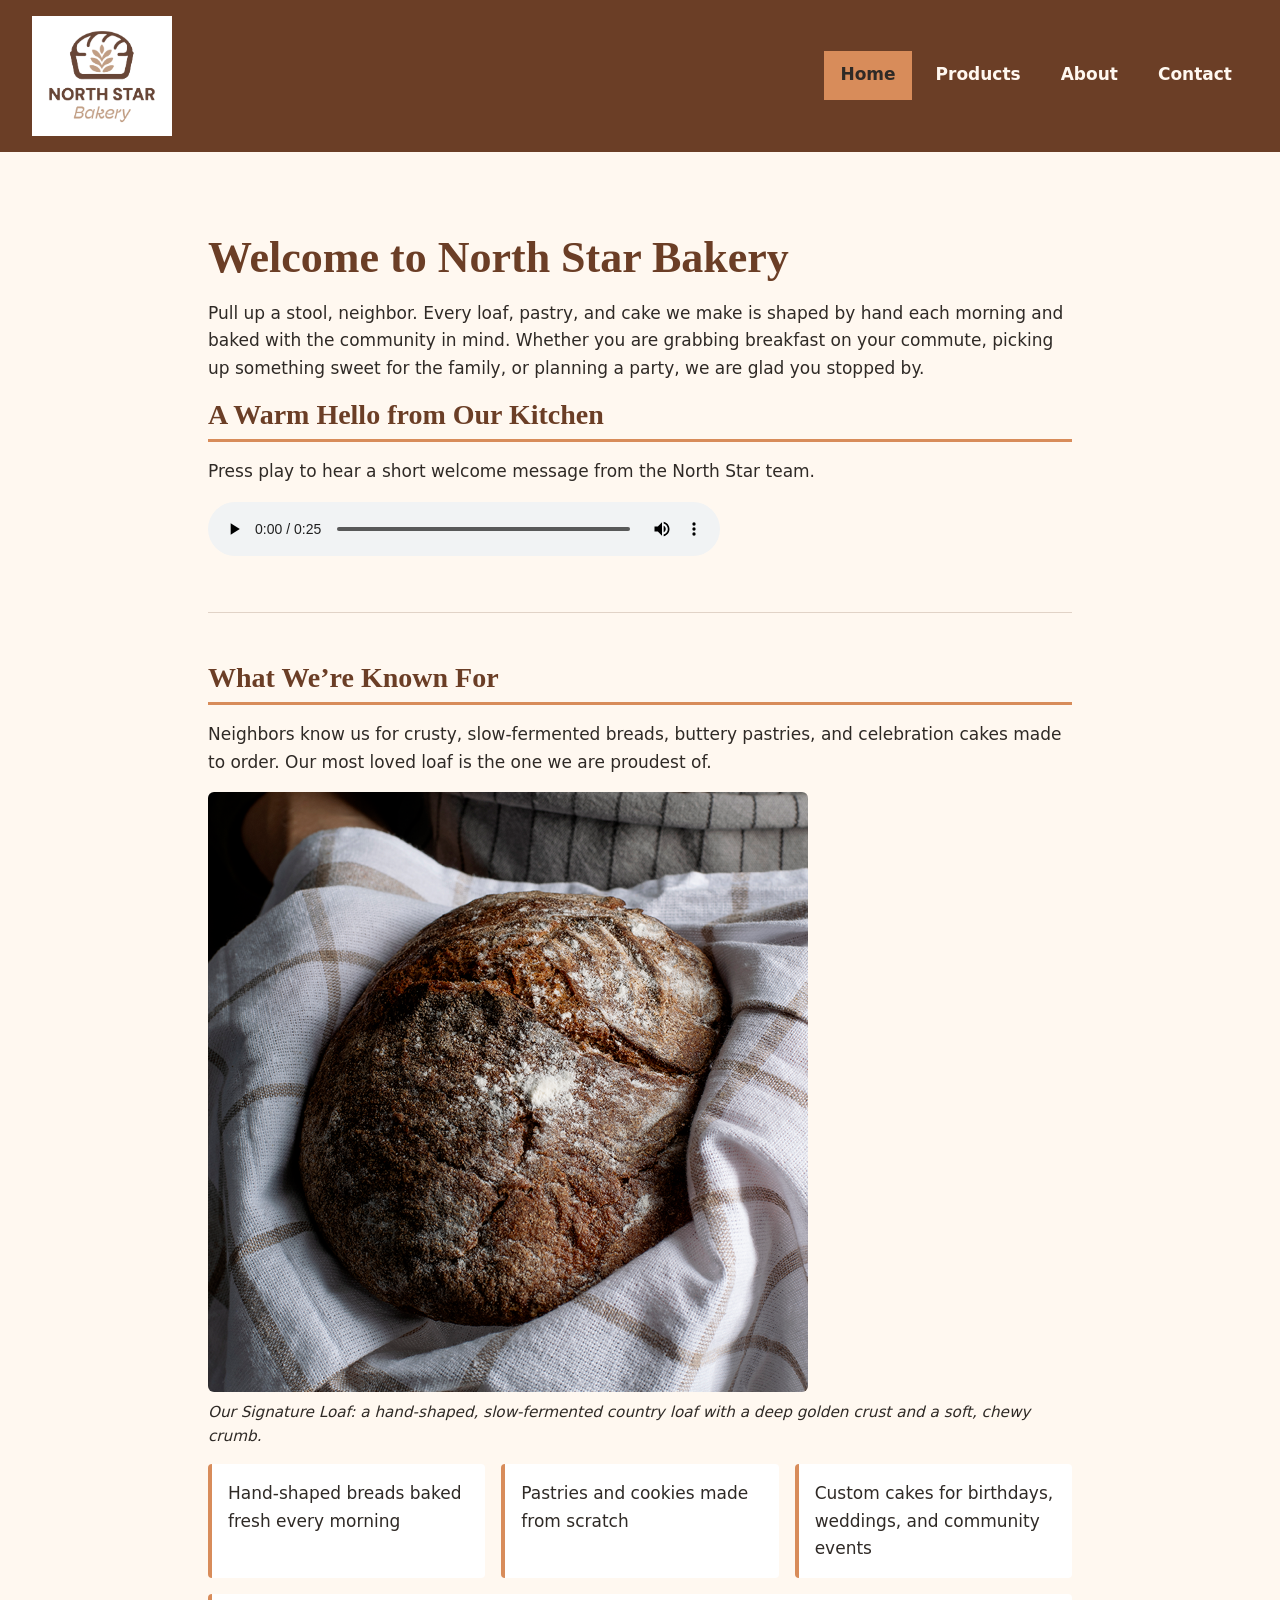
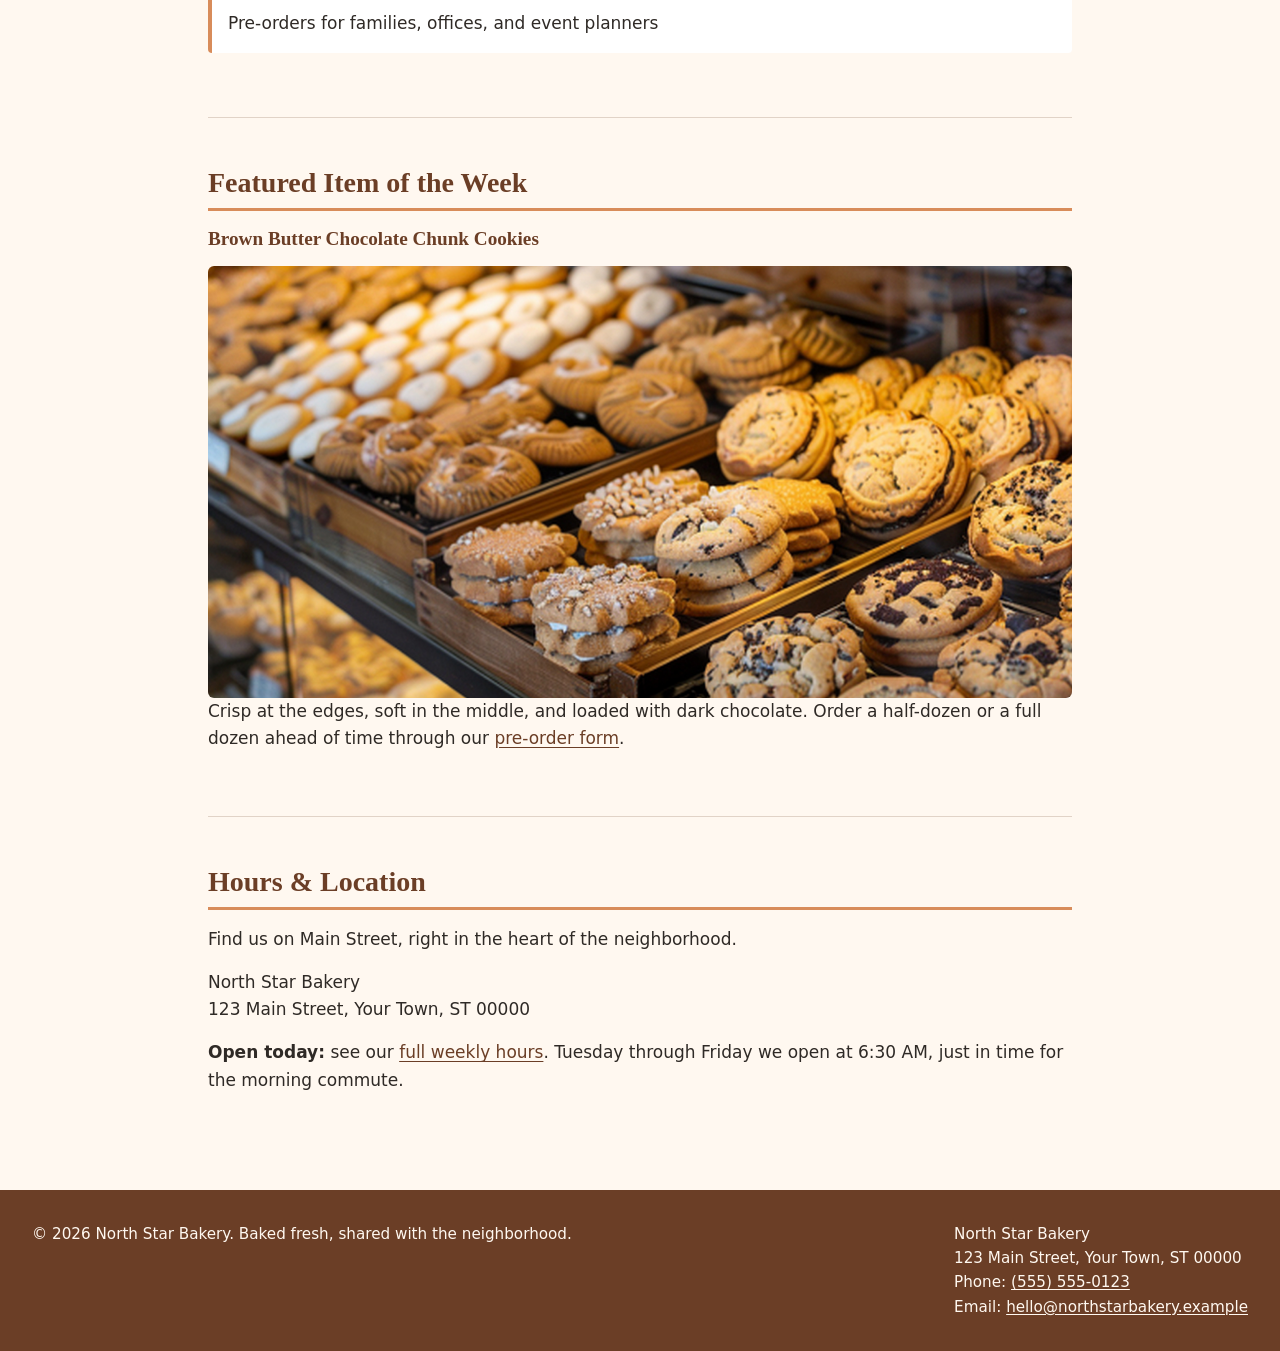
<file: index.html>
<!DOCTYPE html>
<html lang="en">
<head>
  <meta charset="UTF-8">
  <meta name="viewport" content="width=device-width, initial-scale=1.0">
  <meta name="description" content="North Star Bakery is a neighborhood bakery serving handmade breads, pastries, and cakes. Pre-order for your family or event.">
  <title>Home | North Star Bakery</title>
<link rel="stylesheet" href="style.css">
</head>
<body>

  <header>
    <a href="index.html">
      <img src="images/bakery-logo_c.png" alt="North Star Bakery logo: a loaf of bread with a wheat sprig inside" width="167" height="143">
    </a>
    <nav aria-label="Main navigation">
      <ul>
        <li><a href="index.html" aria-current="page">Home</a></li>
        <li><a href="products.html">Products</a></li>
        <li><a href="about.html">About</a></li>
        <li><a href="contact.html">Contact</a></li>
      </ul>
    </nav>
  </header>

  <main>
    <section aria-labelledby="welcome-heading">
      <h1 id="welcome-heading">Welcome to North Star Bakery</h1>
      <p>Pull up a stool, neighbor. Every loaf, pastry, and cake we make is shaped by hand each morning and baked with the community in mind. Whether you are grabbing breakfast on your commute, picking up something sweet for the family, or planning a party, we are glad you stopped by.</p>

      <h2>A Warm Hello from Our Kitchen</h2>
      <p>Press play to hear a short welcome message from the North Star team.</p>
      <audio controls preload="metadata">
        <source src="media/bakery-welcome_c.mp3" type="audio/mpeg">
        <p>Your browser does not support the audio element. You can <a href="media/bakery-welcome_c.mp3">download the welcome message (MP3)</a> instead.</p>
      </audio>
    </section>

    <section aria-labelledby="known-for-heading">
      <h2 id="known-for-heading">What We&rsquo;re Known For</h2>
      <p>Neighbors know us for crusty, slow-fermented breads, buttery pastries, and celebration cakes made to order. Our most loved loaf is the one we are proudest of.</p>

      <figure>
        <img src="images/bakery-signature-loaf_c.png" alt="A round, dark-crusted artisan loaf dusted with flour, resting in a white and tan checked kitchen towel" width="600" height="600">
        <figcaption>Our Signature Loaf: a hand-shaped, slow-fermented country loaf with a deep golden crust and a soft, chewy crumb.</figcaption>
      </figure>

      <ul>
        <li>Hand-shaped breads baked fresh every morning</li>
        <li>Pastries and cookies made from scratch</li>
        <li>Custom cakes for birthdays, weddings, and community events</li>
        <li>Pre-orders for families, offices, and event planners</li>
      </ul>
    </section>

    <section aria-labelledby="featured-heading">
      <h2 id="featured-heading">Featured Item of the Week</h2>
      <h3>Brown Butter Chocolate Chunk Cookies</h3>
      <picture>
        <source media="(min-width: 800px)" srcset="images/bakery-feature-large_c.png" width="1200" height="600">
        <img src="images/bakery-feature-small_c.png" alt="A bakery display case filled with trays of chocolate chunk cookies, sugar-topped pastries, and glazed buns" width="600" height="600">
      </picture>
      <p>Crisp at the edges, soft in the middle, and loaded with dark chocolate. Order a half-dozen or a full dozen ahead of time through our <a href="contact.html">pre-order form</a>.</p>
    </section>

    <section aria-labelledby="visit-heading">
      <h2 id="visit-heading">Hours &amp; Location</h2>
      <p>Find us on Main Street, right in the heart of the neighborhood.</p>
      <address>
        North Star Bakery<br>
        123 Main Street, Your Town, ST 00000
      </address>
      <p><strong>Open today:</strong> see our <a href="contact.html#hours-heading">full weekly hours</a>. Tuesday through Friday we open at 6:30 AM, just in time for the morning commute.</p>
    </section>
  </main>

  <footer>
    <p>&copy; 2026 North Star Bakery. Baked fresh, shared with the neighborhood.</p>
    <address>
      North Star Bakery<br>
      123 Main Street, Your Town, ST 00000<br>
      Phone: <a href="tel:+15555550123">(555) 555-0123</a><br>
      Email: <a href="mailto:hello@northstarbakery.example">hello@northstarbakery.example</a>
    </address>
  </footer>

</body>
</html>
</file>
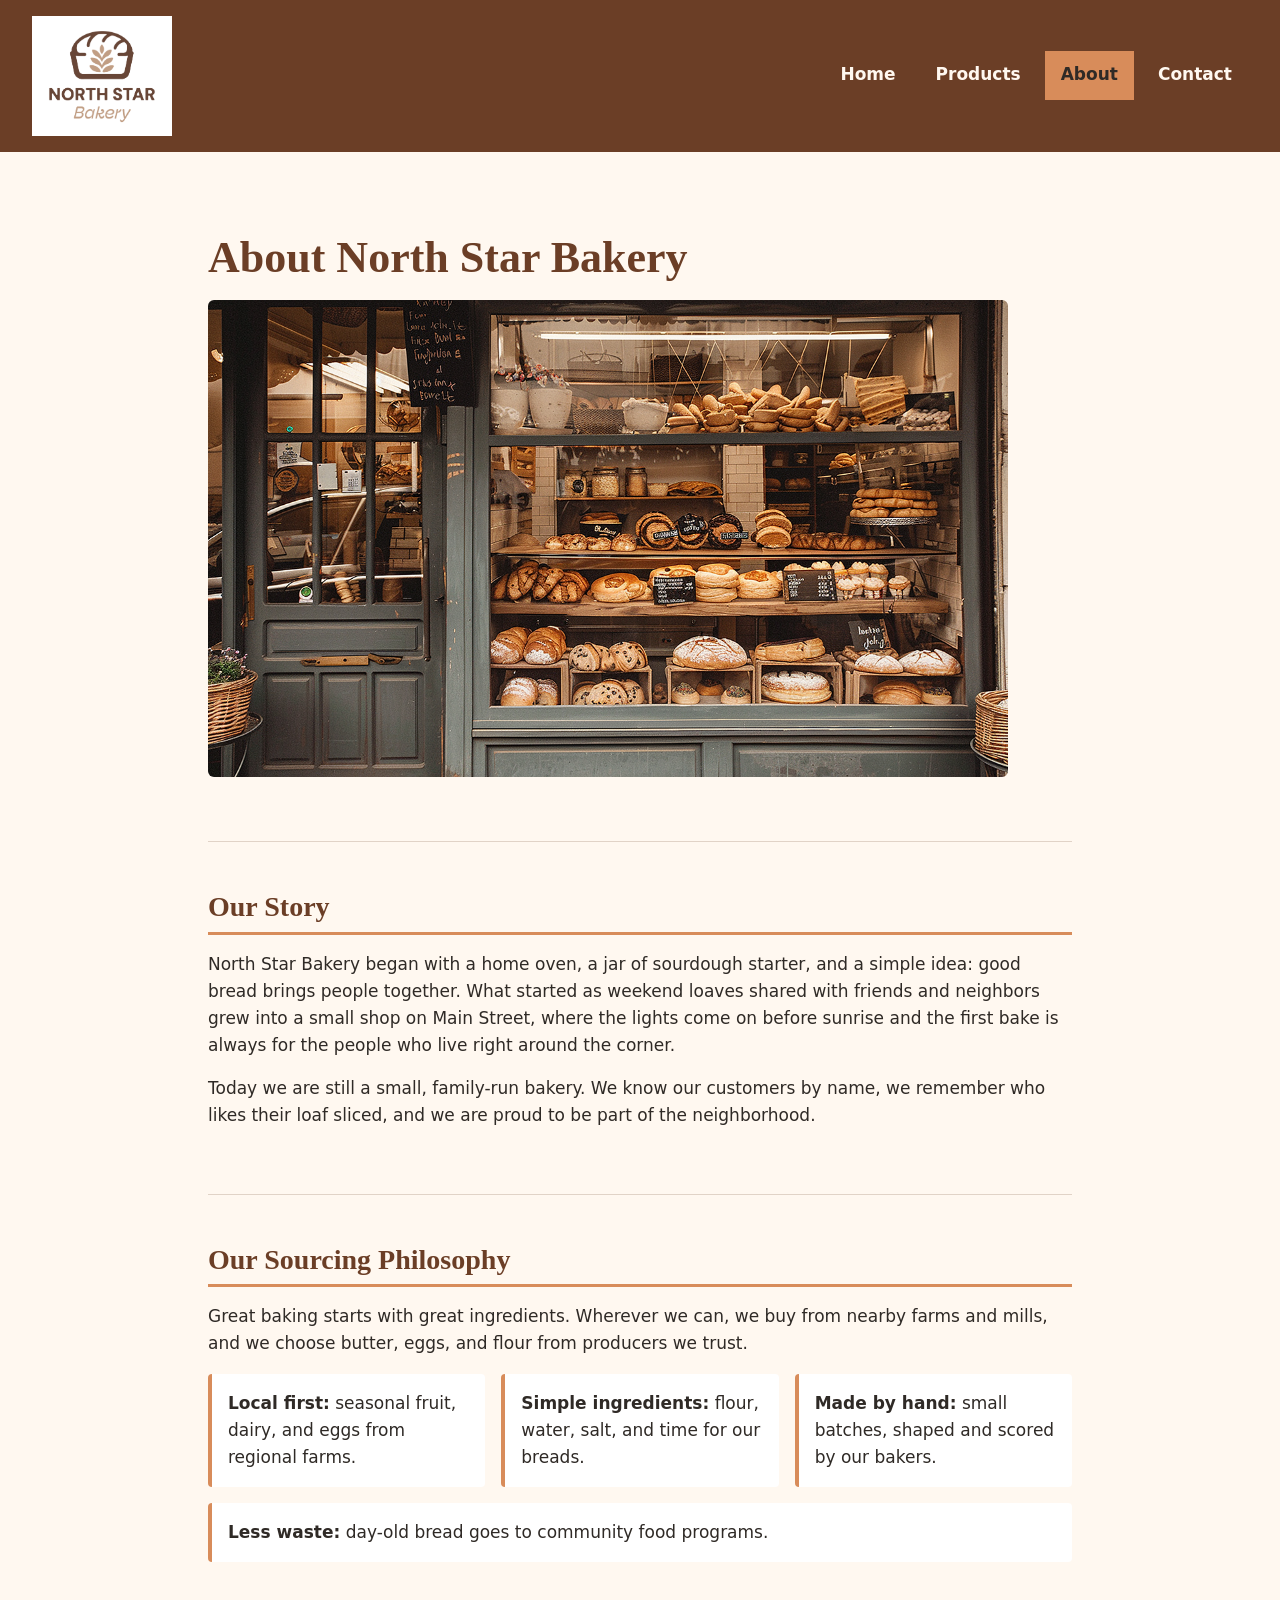
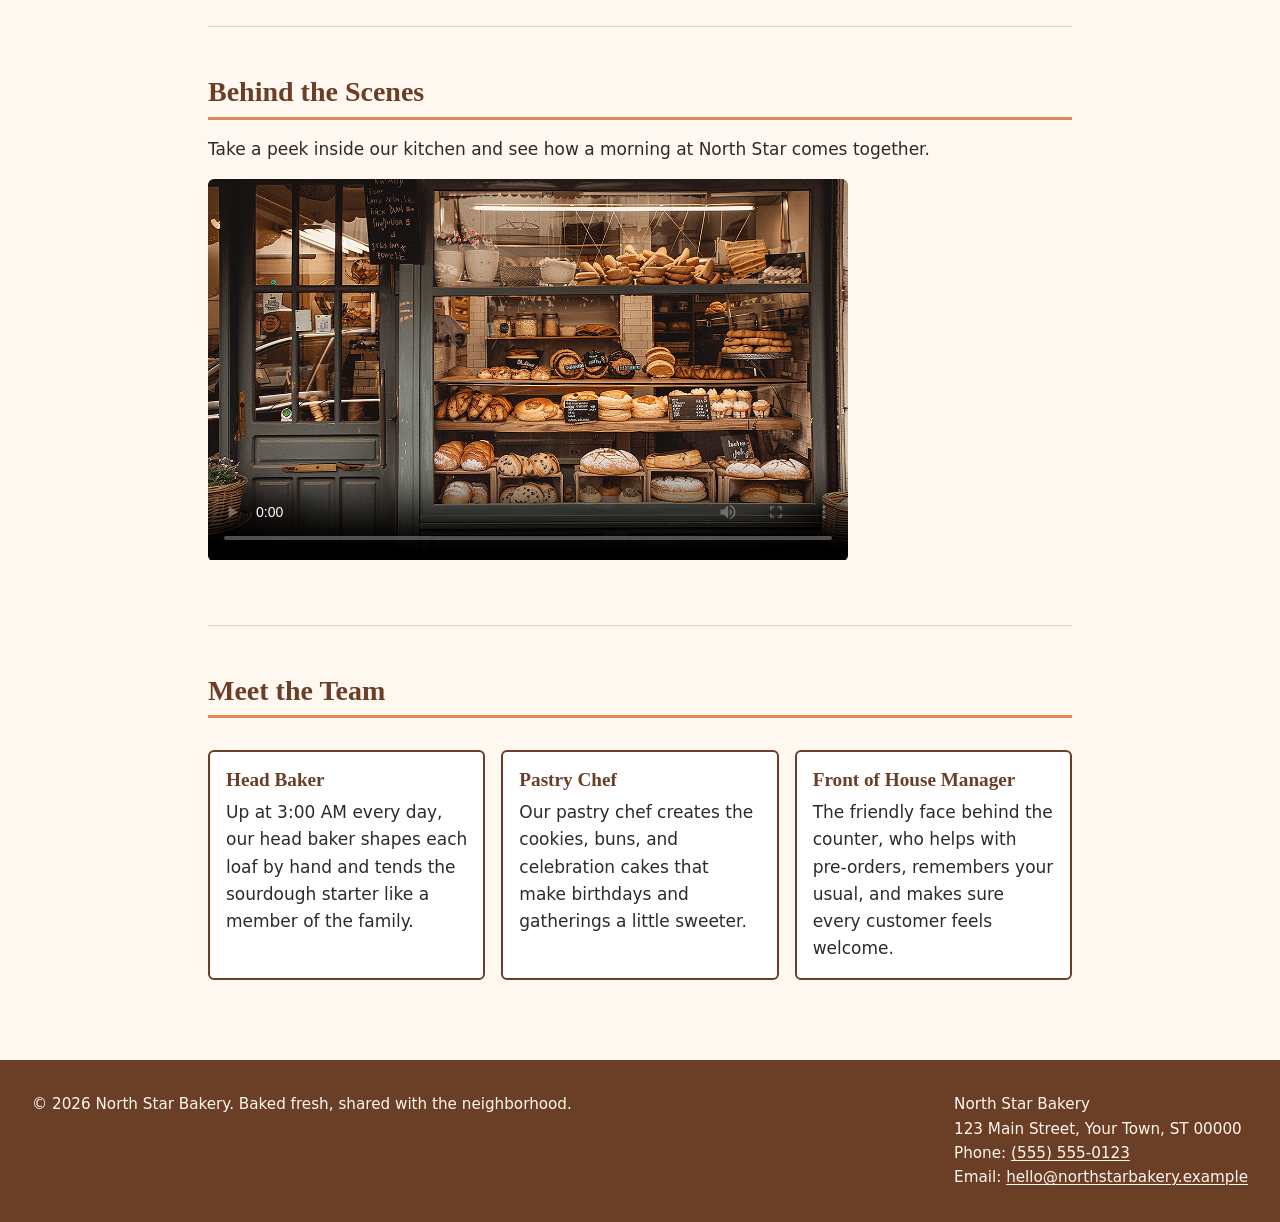
<file: about.html>
<!DOCTYPE html>
<html lang="en">
<head>
  <meta charset="UTF-8">
  <meta name="viewport" content="width=device-width, initial-scale=1.0">
  <meta name="description" content="Learn the story of North Star Bakery, our sourcing philosophy, and the people who bake for the neighborhood.">
  <title>About | North Star Bakery</title>
<link rel="stylesheet" href="style.css">
</head>
<body>

  <header>
    <a href="index.html">
      <img src="images/bakery-logo_c.png" alt="North Star Bakery logo: a loaf of bread with a wheat sprig inside" width="167" height="143">
    </a>
    <nav aria-label="Main navigation">
      <ul>
        <li><a href="index.html">Home</a></li>
        <li><a href="products.html">Products</a></li>
        <li><a href="about.html" aria-current="page">About</a></li>
        <li><a href="contact.html">Contact</a></li>
      </ul>
    </nav>
  </header>

  <main>
    <section aria-labelledby="about-heading">
      <h1 id="about-heading">About North Star Bakery</h1>
      <img src="images/bakery-storefront_c.png" alt="The North Star Bakery storefront with a gray-green door and a large window full of breads, rolls, and pastries on wooden shelves" width="800" height="477">
    </section>

    <section aria-labelledby="story-heading">
      <h2 id="story-heading">Our Story</h2>
      <p>North Star Bakery began with a home oven, a jar of sourdough starter, and a simple idea: good bread brings people together. What started as weekend loaves shared with friends and neighbors grew into a small shop on Main Street, where the lights come on before sunrise and the first bake is always for the people who live right around the corner.</p>
      <p>Today we are still a small, family-run bakery. We know our customers by name, we remember who likes their loaf sliced, and we are proud to be part of the neighborhood.</p>
    </section>

    <section aria-labelledby="sourcing-heading">
      <h2 id="sourcing-heading">Our Sourcing Philosophy</h2>
      <p>Great baking starts with great ingredients. Wherever we can, we buy from nearby farms and mills, and we choose butter, eggs, and flour from producers we trust.</p>
      <ul>
        <li><strong>Local first:</strong> seasonal fruit, dairy, and eggs from regional farms.</li>
        <li><strong>Simple ingredients:</strong> flour, water, salt, and time for our breads.</li>
        <li><strong>Made by hand:</strong> small batches, shaped and scored by our bakers.</li>
        <li><strong>Less waste:</strong> day-old bread goes to community food programs.</li>
      </ul>
    </section>

    <section aria-labelledby="behind-heading">
      <h2 id="behind-heading">Behind the Scenes</h2>
      <p>Take a peek inside our kitchen and see how a morning at North Star comes together.</p>
      <video controls preload="metadata" width="640" poster="images/bakery-storefront_c.png">
        <source src="media/bakery-behind-scenes_c.mp4" type="video/mp4">
        <p>Your browser does not support the video element. You can <a href="media/bakery-behind-scenes_c.mp4">download the behind-the-scenes video (MP4)</a> instead.</p>
      </video>
    </section>

    <section aria-labelledby="staff-heading">
      <h2 id="staff-heading">Meet the Team</h2>
      <article>
        <h3>Head Baker</h3>
        <p>Up at 3:00 AM every day, our head baker shapes each loaf by hand and tends the sourdough starter like a member of the family.</p>
      </article>
      <article>
        <h3>Pastry Chef</h3>
        <p>Our pastry chef creates the cookies, buns, and celebration cakes that make birthdays and gatherings a little sweeter.</p>
      </article>
      <article>
        <h3>Front of House Manager</h3>
        <p>The friendly face behind the counter, who helps with pre-orders, remembers your usual, and makes sure every customer feels welcome.</p>
      </article>
    </section>
  </main>

  <footer>
    <p>&copy; 2026 North Star Bakery. Baked fresh, shared with the neighborhood.</p>
    <address>
      North Star Bakery<br>
      123 Main Street, Your Town, ST 00000<br>
      Phone: <a href="tel:+15555550123">(555) 555-0123</a><br>
      Email: <a href="mailto:hello@northstarbakery.example">hello@northstarbakery.example</a>
    </address>
  </footer>

</body>
</html>
</file>
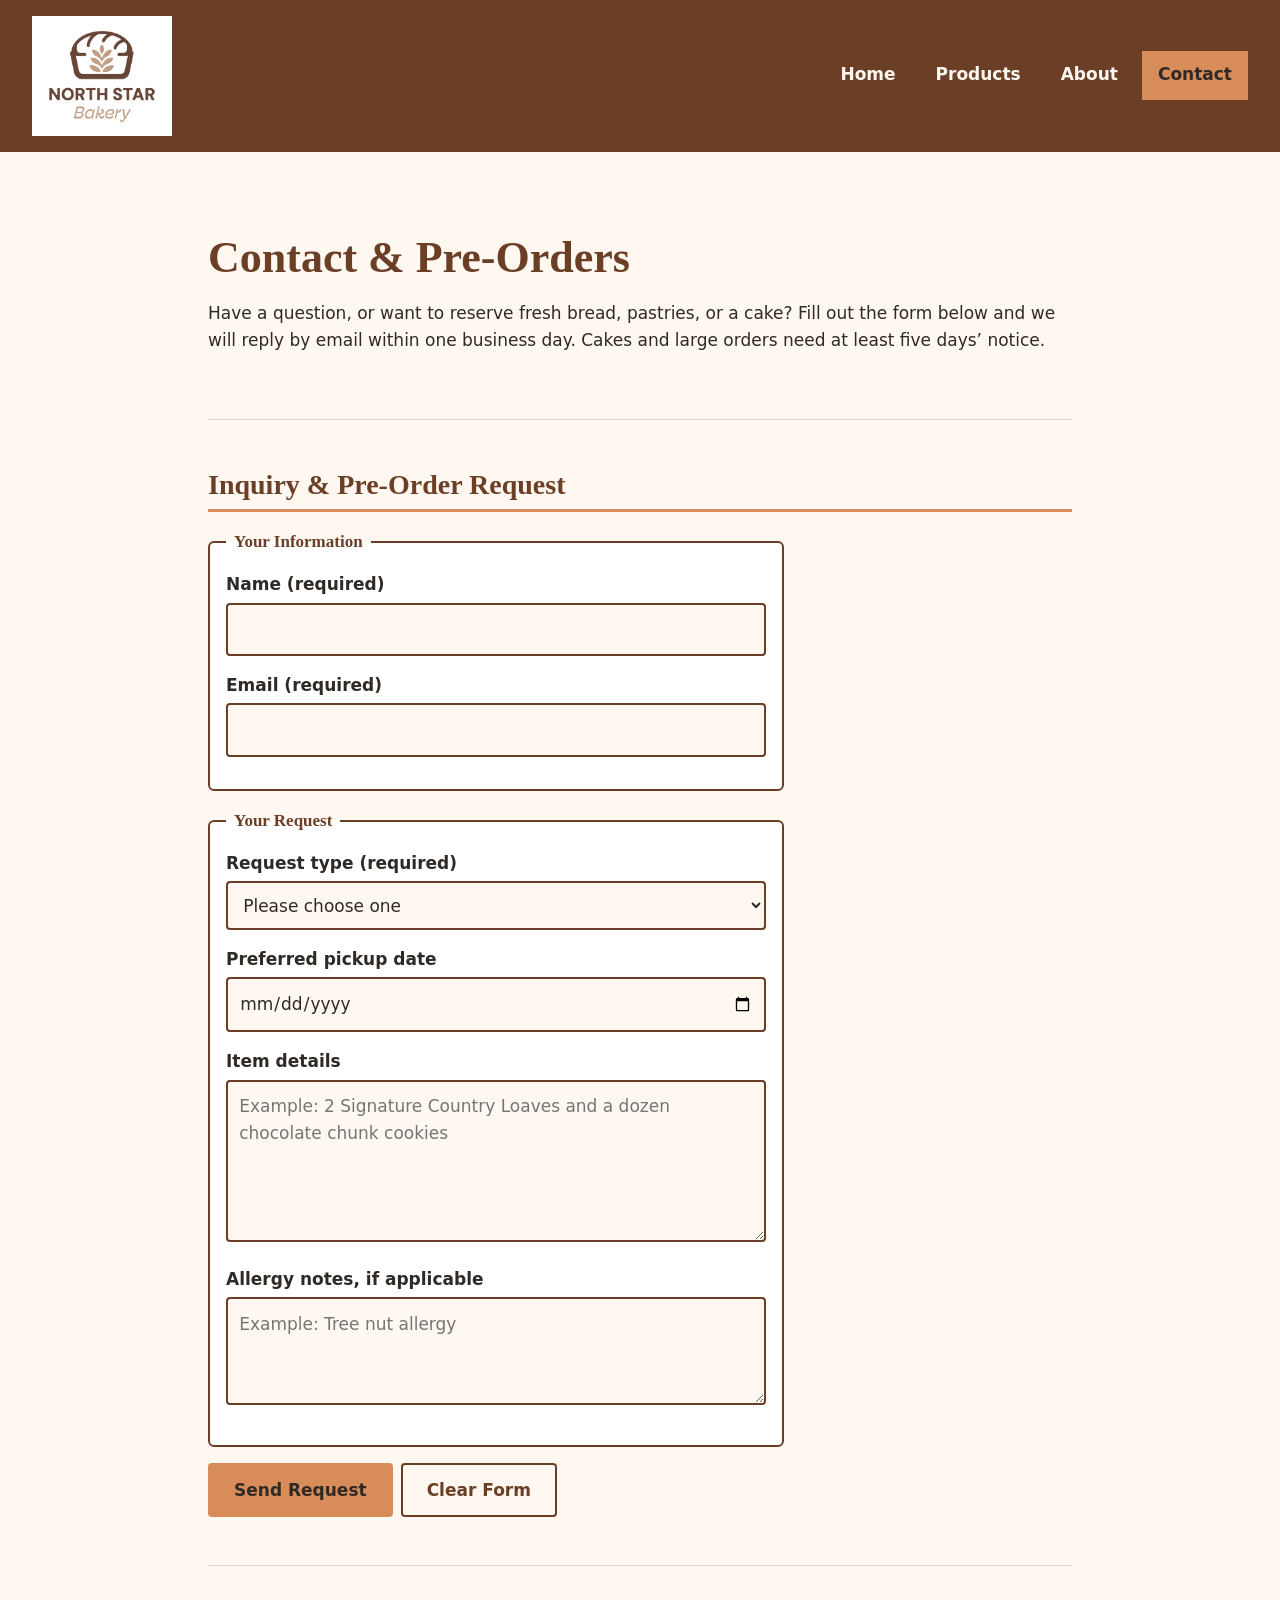
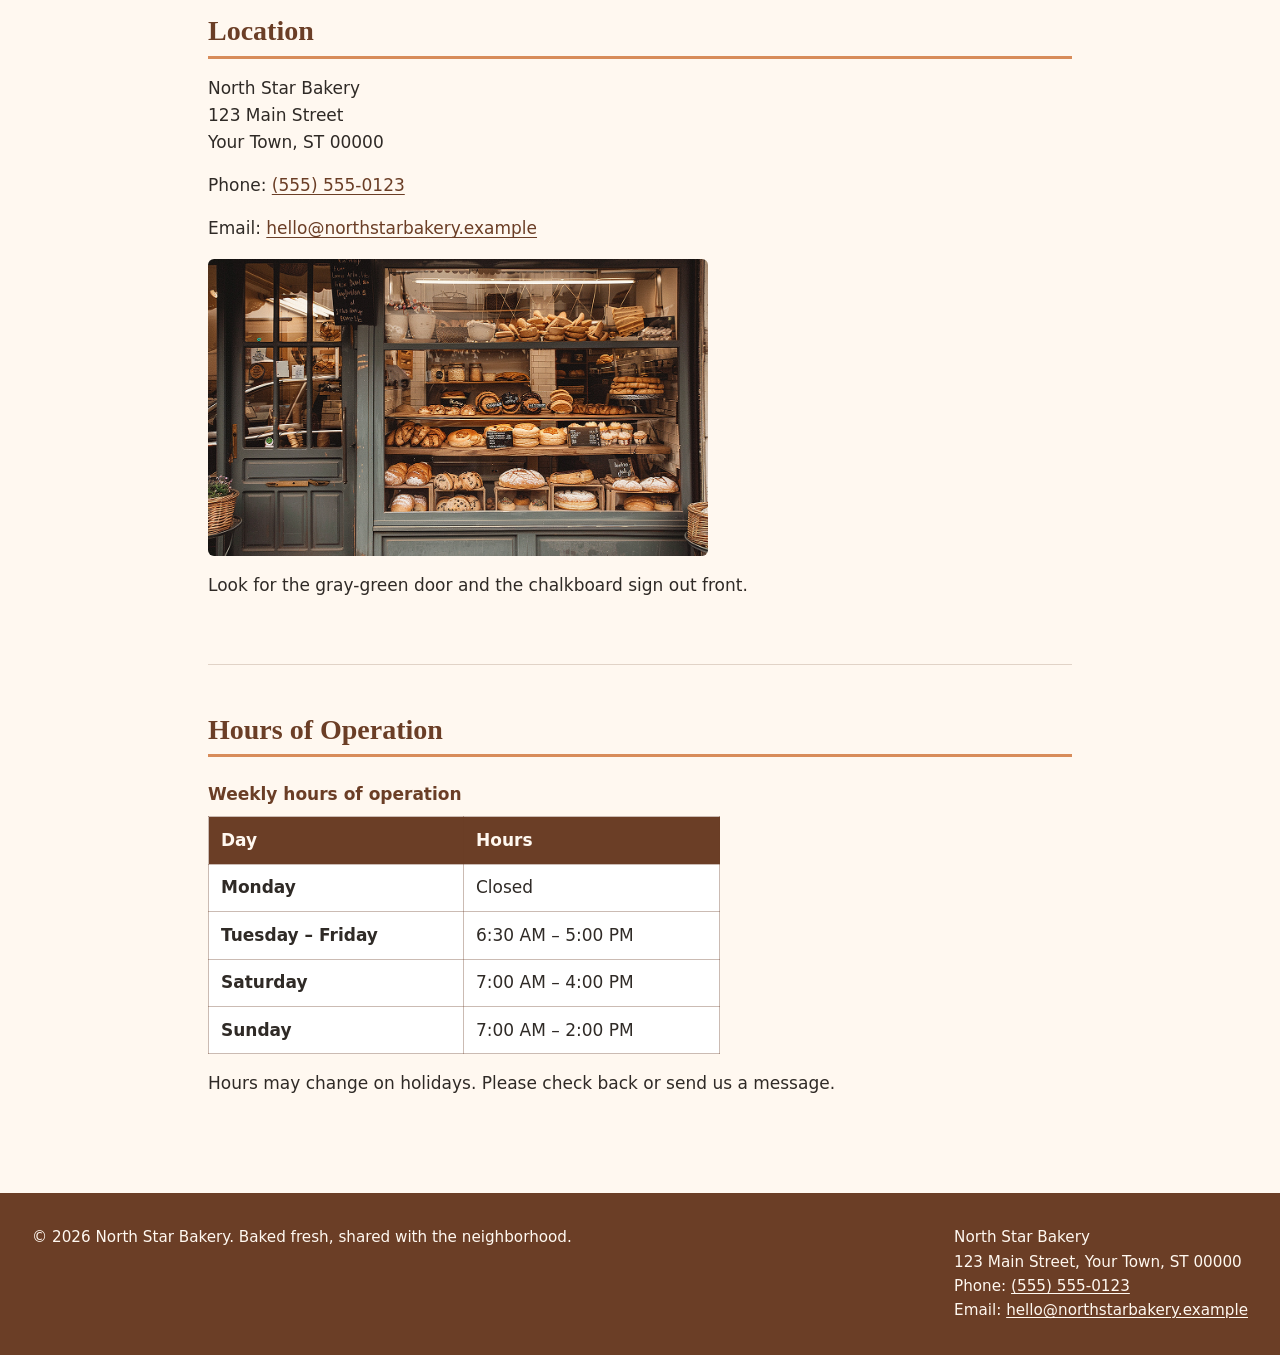
<file: contact.html>
<!DOCTYPE html>
<html lang="en">
<head>
  <meta charset="UTF-8">
  <meta name="viewport" content="width=device-width, initial-scale=1.0">
  <meta name="description" content="Send a pre-order request or question to North Star Bakery. Find our location and hours.">
  <title>Contact & Pre-Orders | North Star Bakery</title>
  <link rel="stylesheet" href="style.css">
</head>
<body>

  <header>
    <a href="index.html">
      <img src="images/bakery-logo_c.png" alt="North Star Bakery logo: a loaf of bread with a wheat sprig inside" width="167" height="143">
    </a>
    <nav aria-label="Main navigation">
      <ul>
        <li><a href="index.html">Home</a></li>
        <li><a href="products.html">Products</a></li>
        <li><a href="about.html">About</a></li>
        <li><a href="contact.html" aria-current="page">Contact</a></li>
      </ul>
    </nav>
  </header>

  <main>
    <section aria-labelledby="contact-heading">
      <h1 id="contact-heading">Contact &amp; Pre-Orders</h1>
      <p>Have a question, or want to reserve fresh bread, pastries, or a cake? Fill out the form below and we will reply by email within one business day. Cakes and large orders need at least five days&rsquo; notice.</p>
    </section>

    <section aria-labelledby="form-heading">
      <h2 id="form-heading">Inquiry &amp; Pre-Order Request</h2>
      <form action="#" method="post">

        <fieldset>
          <legend>Your Information</legend>
          <p>
            <label for="name">Name (required)</label><br>
            <input type="text" id="name" name="name" autocomplete="name" required>
          </p>
          <p>
            <label for="email">Email (required)</label><br>
            <input type="email" id="email" name="email" autocomplete="email" required>
          </p>
        </fieldset>

        <fieldset>
          <legend>Your Request</legend>
          <p>
            <label for="request-type">Request type (required)</label><br>
            <select id="request-type" name="request_type" required>
              <option value="">Please choose one</option>
              <option value="pre-order">Pre-order</option>
              <option value="cake-order">Custom cake order</option>
              <option value="event-catering">Event or catering inquiry</option>
              <option value="general-question">General question</option>
            </select>
          </p>
          <p>
            <label for="pickup-date">Preferred pickup date</label><br>
            <input type="date" id="pickup-date" name="pickup_date">
          </p>
          <p>
            <label for="item-details">Item details</label><br>
            <textarea id="item-details" name="item_details" rows="5" cols="40" placeholder="Example: 2 Signature Country Loaves and a dozen chocolate chunk cookies"></textarea>
          </p>
          <p>
            <label for="allergy-notes">Allergy notes, if applicable</label><br>
            <textarea id="allergy-notes" name="allergy_notes" rows="3" cols="40" placeholder="Example: Tree nut allergy"></textarea>
          </p>
        </fieldset>

        <p>
          <button type="submit">Send Request</button>
          <button type="reset">Clear Form</button>
        </p>
      </form>
    </section>

    <section aria-labelledby="location-heading">
      <h2 id="location-heading">Location</h2>
      <address>
        North Star Bakery<br>
        123 Main Street<br>
        Your Town, ST 00000
      </address>
      <p>Phone: <a href="tel:+15555550123">(555) 555-0123</a></p>
      <p>Email: <a href="mailto:hello@northstarbakery.example">hello@northstarbakery.example</a></p>
      <img src="images/bakery-storefront_c.png" alt="The North Star Bakery storefront, a gray-green building with a window full of fresh bread" width="500" height="298">
      <p>Look for the gray-green door and the chalkboard sign out front.</p>
    </section>

    <section aria-labelledby="hours-heading">
      <h2 id="hours-heading">Hours of Operation</h2>
      <table>
        <caption>Weekly hours of operation</caption>
        <thead>
          <tr><th scope="col">Day</th><th scope="col">Hours</th></tr>
        </thead>
        <tbody>
          <tr><th scope="row">Monday</th><td>Closed</td></tr>
          <tr><th scope="row">Tuesday &ndash; Friday</th><td>6:30 AM &ndash; 5:00 PM</td></tr>
          <tr><th scope="row">Saturday</th><td>7:00 AM &ndash; 4:00 PM</td></tr>
          <tr><th scope="row">Sunday</th><td>7:00 AM &ndash; 2:00 PM</td></tr>
        </tbody>
      </table>
      <p>Hours may change on holidays. Please check back or send us a message.</p>
    </section>
  </main>

  <footer>
    <p>&copy; 2026 North Star Bakery. Baked fresh, shared with the neighborhood.</p>
    <address>
      North Star Bakery<br>
      123 Main Street, Your Town, ST 00000<br>
      Phone: <a href="tel:+15555550123">(555) 555-0123</a><br>
      Email: <a href="mailto:hello@northstarbakery.example">hello@northstarbakery.example</a>
    </address>
  </footer>

</body>
</html>
</file>
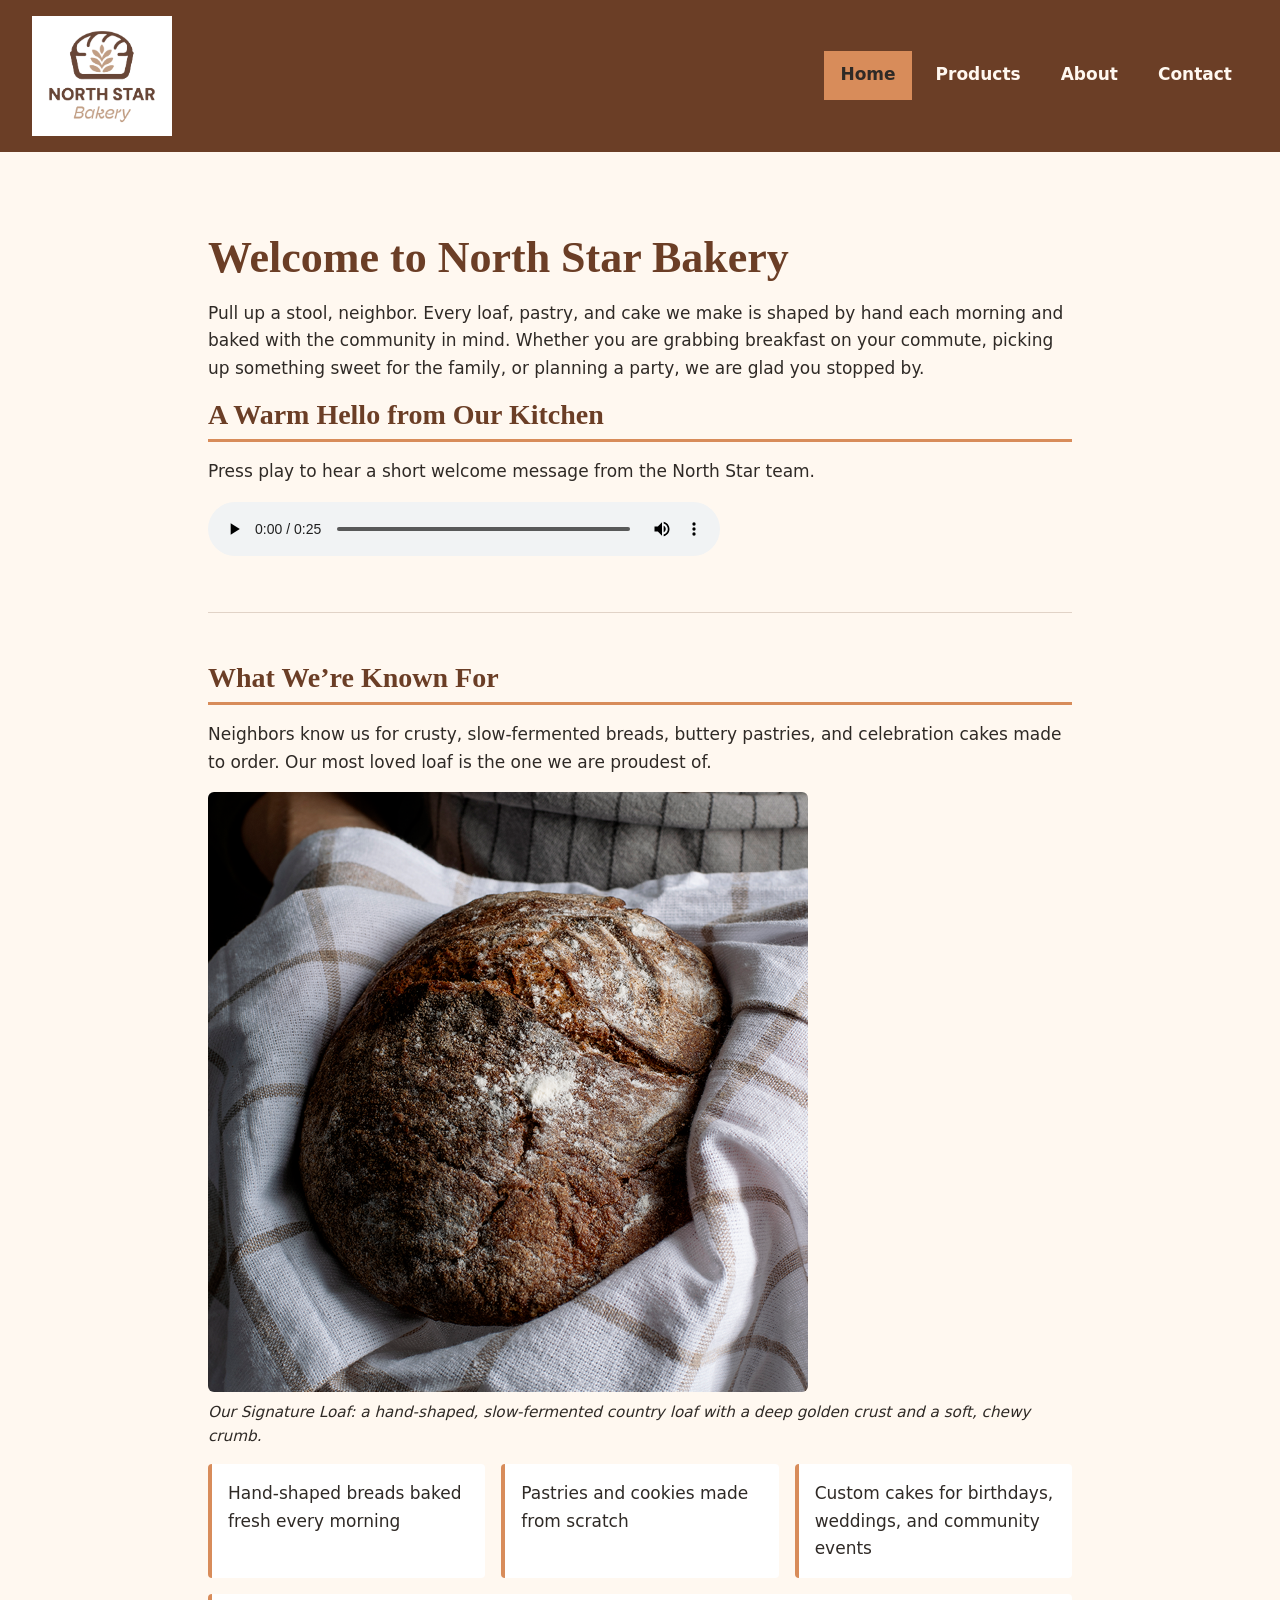
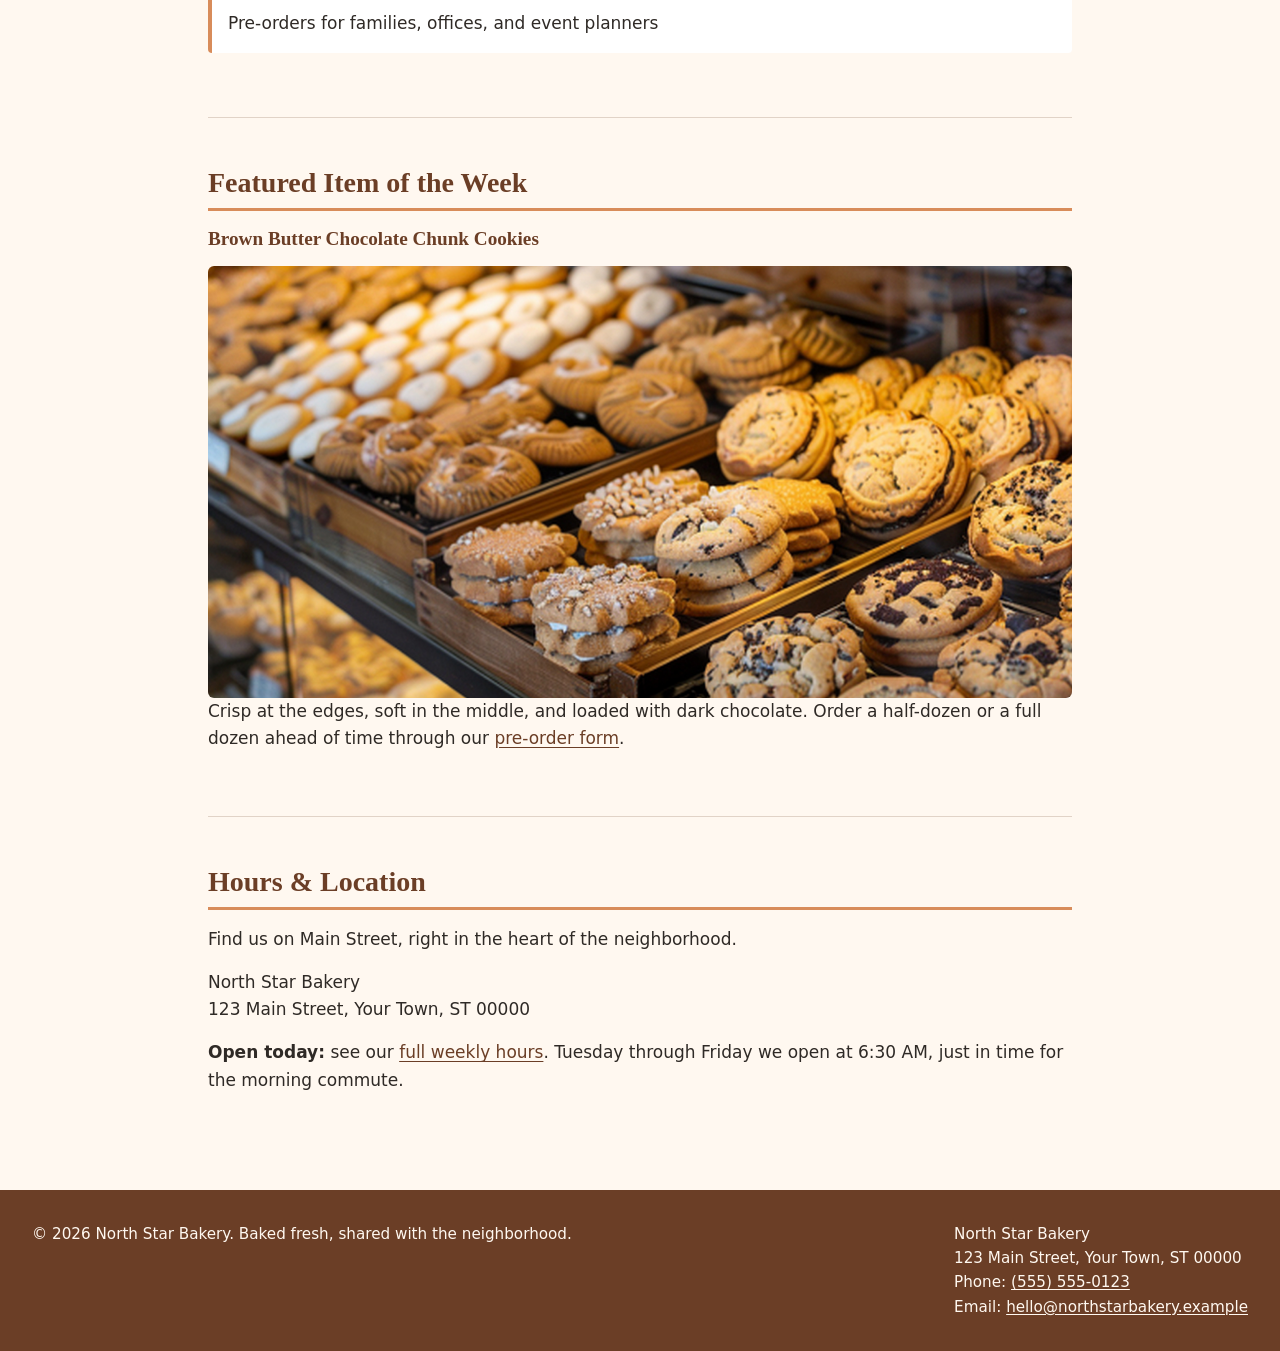
<file: index (1).html>
<!DOCTYPE html>
<html lang="en">
<head>
  <meta charset="UTF-8">
  <meta name="viewport" content="width=device-width, initial-scale=1.0">
  <meta name="description" content="North Star Bakery is a neighborhood bakery serving handmade breads, pastries, and cakes. Pre-order for your family or event.">
  <title>Home | North Star Bakery</title>
<link rel="stylesheet" href="style.css">
</head>
<body>

  <header>
    <a href="index.html">
      <img src="images/bakery-logo_c.png" alt="North Star Bakery logo: a loaf of bread with a wheat sprig inside" width="167" height="143">
    </a>
    <nav aria-label="Main navigation">
      <ul>
        <li><a href="index.html" aria-current="page">Home</a></li>
        <li><a href="products.html">Products</a></li>
        <li><a href="about.html">About</a></li>
        <li><a href="contact.html">Contact</a></li>
      </ul>
    </nav>
  </header>

  <main>
    <section aria-labelledby="welcome-heading">
      <h1 id="welcome-heading">Welcome to North Star Bakery</h1>
      <p>Pull up a stool, neighbor. Every loaf, pastry, and cake we make is shaped by hand each morning and baked with the community in mind. Whether you are grabbing breakfast on your commute, picking up something sweet for the family, or planning a party, we are glad you stopped by.</p>

      <h2>A Warm Hello from Our Kitchen</h2>
      <p>Press play to hear a short welcome message from the North Star team.</p>
      <audio controls preload="metadata">
        <source src="media/bakery-welcome_c.mp3" type="audio/mpeg">
        <p>Your browser does not support the audio element. You can <a href="media/bakery-welcome_c.mp3">download the welcome message (MP3)</a> instead.</p>
      </audio>
    </section>

    <section aria-labelledby="known-for-heading">
      <h2 id="known-for-heading">What We&rsquo;re Known For</h2>
      <p>Neighbors know us for crusty, slow-fermented breads, buttery pastries, and celebration cakes made to order. Our most loved loaf is the one we are proudest of.</p>

      <figure>
        <img src="images/bakery-signature-loaf_c.png" alt="A round, dark-crusted artisan loaf dusted with flour, resting in a white and tan checked kitchen towel" width="600" height="600">
        <figcaption>Our Signature Loaf: a hand-shaped, slow-fermented country loaf with a deep golden crust and a soft, chewy crumb.</figcaption>
      </figure>

      <ul>
        <li>Hand-shaped breads baked fresh every morning</li>
        <li>Pastries and cookies made from scratch</li>
        <li>Custom cakes for birthdays, weddings, and community events</li>
        <li>Pre-orders for families, offices, and event planners</li>
      </ul>
    </section>

    <section aria-labelledby="featured-heading">
      <h2 id="featured-heading">Featured Item of the Week</h2>
      <h3>Brown Butter Chocolate Chunk Cookies</h3>
      <picture>
        <source media="(min-width: 800px)" srcset="images/bakery-feature-large_c.png" width="1200" height="600">
        <img src="images/bakery-feature-small_c.png" alt="A bakery display case filled with trays of chocolate chunk cookies, sugar-topped pastries, and glazed buns" width="600" height="600">
      </picture>
      <p>Crisp at the edges, soft in the middle, and loaded with dark chocolate. Order a half-dozen or a full dozen ahead of time through our <a href="contact.html">pre-order form</a>.</p>
    </section>

    <section aria-labelledby="visit-heading">
      <h2 id="visit-heading">Hours &amp; Location</h2>
      <p>Find us on Main Street, right in the heart of the neighborhood.</p>
      <address>
        North Star Bakery<br>
        123 Main Street, Your Town, ST 00000
      </address>
      <p><strong>Open today:</strong> see our <a href="contact.html#hours-heading">full weekly hours</a>. Tuesday through Friday we open at 6:30 AM, just in time for the morning commute.</p>
    </section>
  </main>

  <footer>
    <p>&copy; 2026 North Star Bakery. Baked fresh, shared with the neighborhood.</p>
    <address>
      North Star Bakery<br>
      123 Main Street, Your Town, ST 00000<br>
      Phone: <a href="tel:+15555550123">(555) 555-0123</a><br>
      Email: <a href="mailto:hello@northstarbakery.example">hello@northstarbakery.example</a>
    </address>
  </footer>

</body>
</html>
</file>
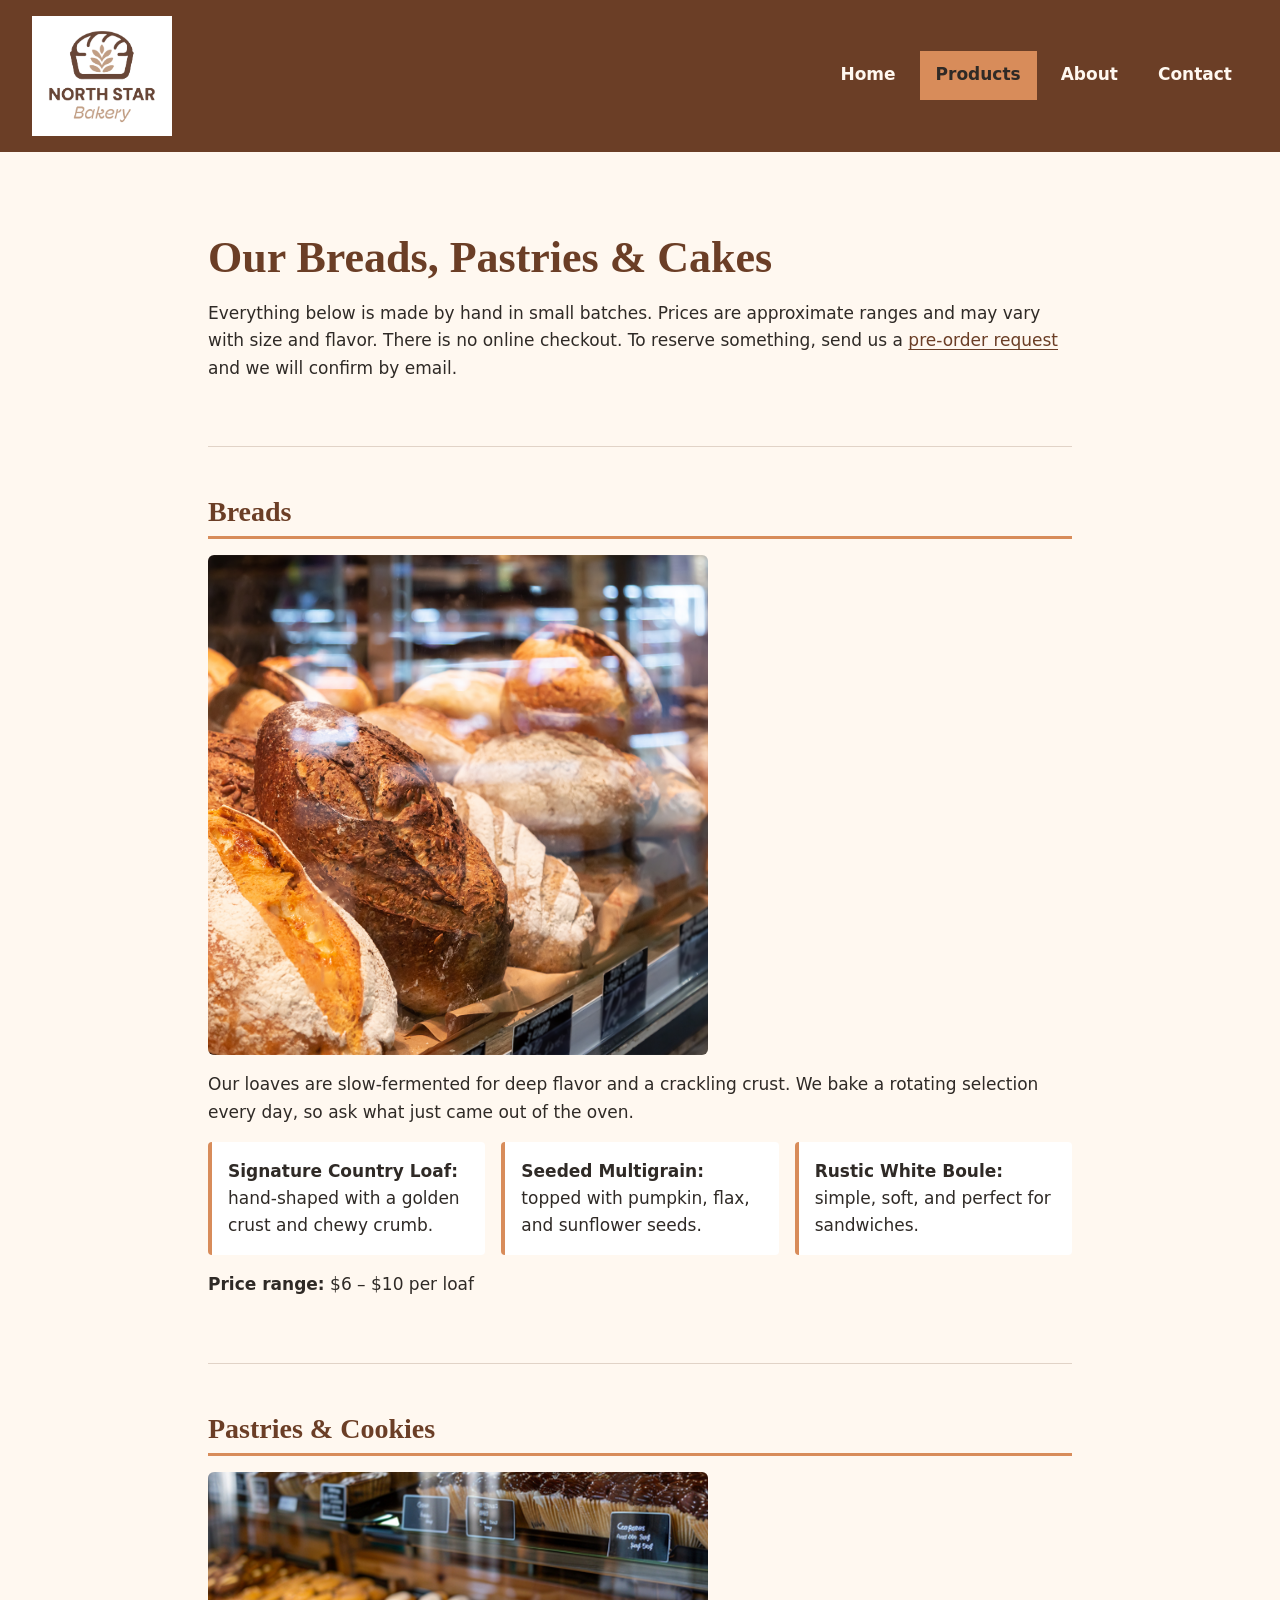
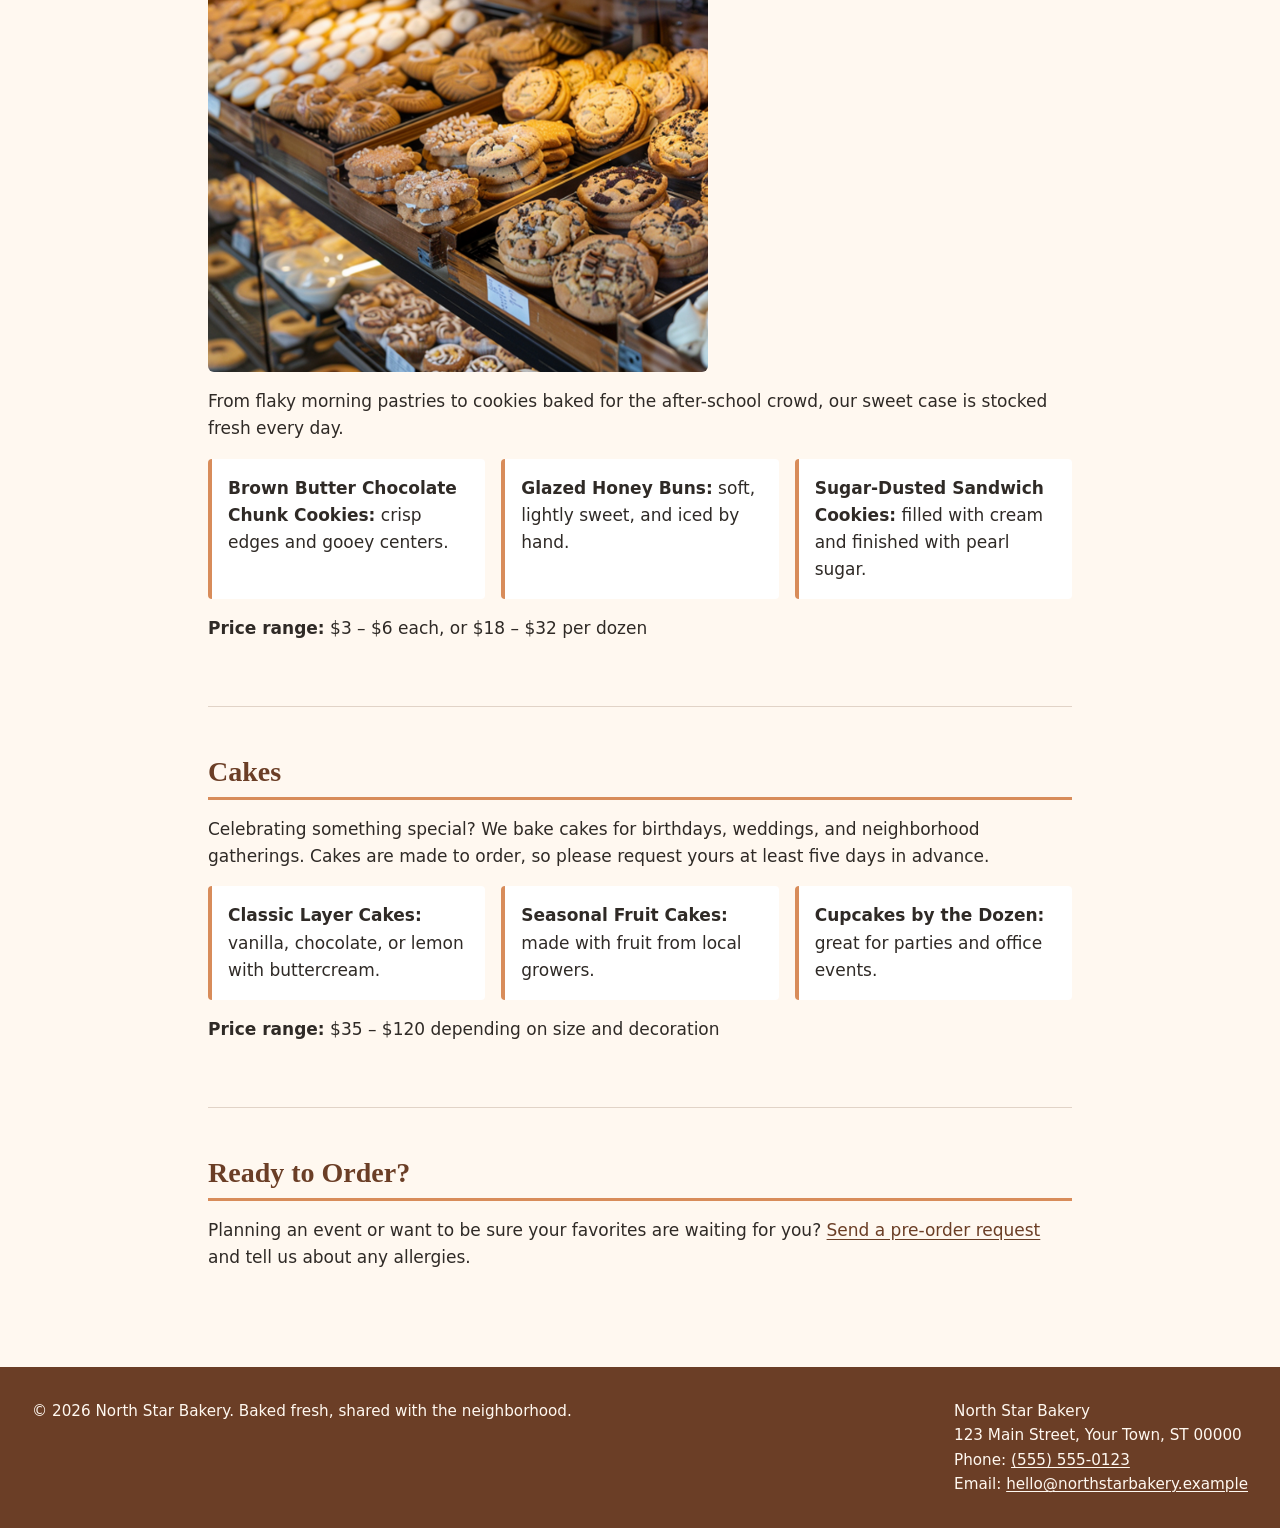
<file: products.html>
<!DOCTYPE html>
<html lang="en">
<head>
  <meta charset="UTF-8">
  <meta name="viewport" content="width=device-width, initial-scale=1.0">
  <meta name="description" content="Browse North Star Bakery's breads, pastries, and cakes, with approximate pricing and pre-order information.">
  <title>Products | North Star Bakery</title>
  <link rel="stylesheet" href="style.css">
</head>
<body>

  <header>
    <a href="index.html">
      <img src="images/bakery-logo_c.png" alt="North Star Bakery logo: a loaf of bread with a wheat sprig inside" width="167" height="143">
    </a>
    <nav aria-label="Main navigation">
      <ul>
        <li><a href="index.html">Home</a></li>
        <li><a href="products.html" aria-current="page">Products</a></li>
        <li><a href="about.html">About</a></li>
        <li><a href="contact.html">Contact</a></li>
      </ul>
    </nav>
  </header>

  <main>
    <section aria-labelledby="products-heading">
      <h1 id="products-heading">Our Breads, Pastries &amp; Cakes</h1>
      <p>Everything below is made by hand in small batches. Prices are approximate ranges and may vary with size and flavor. There is no online checkout. To reserve something, send us a <a href="contact.html">pre-order request</a> and we will confirm by email.</p>
    </section>

    <section aria-labelledby="breads-heading">
      <h2 id="breads-heading">Breads</h2>
      <img src="images/bakery-bread_c.png" alt="Rows of crusty artisan loaves, including a seeded loaf and flour-dusted country breads, behind a glass bakery case" width="500" height="500">
      <p>Our loaves are slow-fermented for deep flavor and a crackling crust. We bake a rotating selection every day, so ask what just came out of the oven.</p>
      <ul>
        <li><strong>Signature Country Loaf:</strong> hand-shaped with a golden crust and chewy crumb.</li>
        <li><strong>Seeded Multigrain:</strong> topped with pumpkin, flax, and sunflower seeds.</li>
        <li><strong>Rustic White Boule:</strong> simple, soft, and perfect for sandwiches.</li>
      </ul>
      <p><strong>Price range:</strong> $6 &ndash; $10 per loaf</p>
    </section>

    <section aria-labelledby="pastries-heading">
      <h2 id="pastries-heading">Pastries &amp; Cookies</h2>
      <img src="images/bakery-feature-small_c.png" alt="Trays of freshly baked cookies, glazed buns, and sugar-dusted pastries in a wooden display case" width="500" height="500">
      <p>From flaky morning pastries to cookies baked for the after-school crowd, our sweet case is stocked fresh every day.</p>
      <ul>
        <li><strong>Brown Butter Chocolate Chunk Cookies:</strong> crisp edges and gooey centers.</li>
        <li><strong>Glazed Honey Buns:</strong> soft, lightly sweet, and iced by hand.</li>
        <li><strong>Sugar-Dusted Sandwich Cookies:</strong> filled with cream and finished with pearl sugar.</li>
      </ul>
      <p><strong>Price range:</strong> $3 &ndash; $6 each, or $18 &ndash; $32 per dozen</p>
    </section>

    <section aria-labelledby="cakes-heading">
      <h2 id="cakes-heading">Cakes</h2>
      <p>Celebrating something special? We bake cakes for birthdays, weddings, and neighborhood gatherings. Cakes are made to order, so please request yours at least five days in advance.</p>
      <ul>
        <li><strong>Classic Layer Cakes:</strong> vanilla, chocolate, or lemon with buttercream.</li>
        <li><strong>Seasonal Fruit Cakes:</strong> made with fruit from local growers.</li>
        <li><strong>Cupcakes by the Dozen:</strong> great for parties and office events.</li>
      </ul>
      <p><strong>Price range:</strong> $35 &ndash; $120 depending on size and decoration</p>
    </section>

    <section aria-labelledby="order-heading">
      <h2 id="order-heading">Ready to Order?</h2>
      <p>Planning an event or want to be sure your favorites are waiting for you? <a href="contact.html">Send a pre-order request</a> and tell us about any allergies.</p>
    </section>
  </main>

  <footer>
    <p>&copy; 2026 North Star Bakery. Baked fresh, shared with the neighborhood.</p>
    <address>
      North Star Bakery<br>
      123 Main Street, Your Town, ST 00000<br>
      Phone: <a href="tel:+15555550123">(555) 555-0123</a><br>
      Email: <a href="mailto:hello@northstarbakery.example">hello@northstarbakery.example</a>
    </address>
  </footer>

</body>
</html>
</file>
<file: style.css>
:root {
  --brown: #6b3e26;
  --peach: #d88c5a;
  --cream: #fff8f0;
  --charcoal: #2f2a26;
 
  --font-heading: Georgia, "Times New Roman", serif;
  --font-body: system-ui, -apple-system, "Segoe UI", Roboto, Arial, sans-serif;
 
  --space-s: 0.5rem;
  --space-m: 1rem;
  --space-l: 2rem;
  --space-xl: 3rem;
}
 
/* ---------- Base ---------- */
*,
*::before,
*::after {
  box-sizing: border-box;
}
 
body {
  margin: 0;
  min-height: 100vh;
  display: flex;
  flex-direction: column;
  font-family: var(--font-body);
  font-size: 1.0625rem;
  line-height: 1.6;
  color: var(--charcoal);
  background: var(--cream);
}
 
img,
video {
  max-width: 100%;
  height: auto;
  display: block;
}
 
audio {
  width: 100%;
  max-width: 32rem;
}
 
a {
  color: var(--brown);
  text-underline-offset: 0.15em;
}
 
a:hover {
  text-decoration-thickness: 0.2em;
}
 
:focus-visible {
  outline: 3px solid var(--brown);
  outline-offset: 3px;
}
 
header :focus-visible,
footer :focus-visible {
  outline-color: var(--cream);
}
 
/* ---------- Headings ---------- */
h1,
h2,
h3 {
  font-family: var(--font-heading);
  color: var(--brown);
  line-height: 1.2;
  margin: 0 0 var(--space-m);
}
 
h1 { font-size: 2rem; }
h2 { font-size: 1.5rem; }
h3 { font-size: 1.2rem; }
 
h2 {
  padding-bottom: var(--space-s);
  border-bottom: 3px solid var(--peach);
}
 
p,
ul,
address {
  margin: 0 0 var(--space-m);
}
 
address {
  font-style: normal;
}
 
/* ---------- Header and navigation ---------- */
header {
  display: flex;
  flex-direction: column;
  align-items: center;
  gap: var(--space-m);
  padding: var(--space-m);
  background: var(--brown);
}
 
header img {
  width: 110px;
}
 
nav ul {
  display: flex;
  flex-wrap: wrap;
  justify-content: center;
  gap: var(--space-s);
  margin: 0;
  padding: 0;
  list-style: none;
}
 
nav a {
  display: block;
  padding: 0.6rem 1rem;
  color: var(--cream);
  font-weight: 600;
  text-decoration: none;
  border-bottom: 3px solid transparent;
}
 
nav a:hover {
  border-bottom-color: var(--peach);
}
 
nav a[aria-current="page"] {
  color: var(--charcoal);
  background: var(--peach);
  border-bottom-color: var(--peach);
}
 
/* ---------- Main content ---------- */
main {
  flex: 1;
  display: flex;
  flex-direction: column;
  width: 100%;
  max-width: 60rem;
  margin: 0 auto;
  padding: var(--space-m);
}
 
main > section {
  padding: var(--space-l) 0;
  border-bottom: 1px solid rgba(107, 62, 38, 0.2);
}
 
main > section:last-child {
  border-bottom: 0;
}
 
main > section > img,
main > section > figure,
main > section > picture,
main > section > video {
  margin-bottom: var(--space-m);
}
 
main > section > img,
picture img,
figure img,
video {
  border-radius: 6px;
}
 
figure {
  margin: 0 0 var(--space-m);
}
 
figcaption {
  margin-top: var(--space-s);
  font-size: 0.95rem;
  font-style: italic;
}
 
/* Bulleted lists: product and feature lists */
main ul {
  padding-left: 1.25rem;
}
 
main li {
  margin-bottom: var(--space-s);
}
 
main li::marker {
  color: var(--peach);
}
 
/* Team cards (about page) */
article {
  padding: var(--space-m);
  margin-bottom: var(--space-m);
  background: #fff;
  border: 2px solid var(--brown);
  border-radius: 6px;
}
 
article h3 {
  margin-bottom: var(--space-s);
}
 
article p {
  margin-bottom: 0;
}
 
/* ---------- Hours table ---------- */
table {
  width: 100%;
  max-width: 32rem;
  margin-bottom: var(--space-m);
  border-collapse: collapse;
  background: #fff;
}
 
caption {
  padding: var(--space-s) 0;
  font-weight: 700;
  text-align: left;
  color: var(--brown);
}
 
th,
td {
  padding: 0.6rem 0.75rem;
  text-align: left;
  border: 1px solid rgba(107, 62, 38, 0.35);
}
 
thead th {
  color: var(--cream);
  background: var(--brown);
}
 
tbody th {
  font-weight: 600;
}
 
/* ---------- Form ---------- */
form {
  display: flex;
  flex-direction: column;
  gap: var(--space-m);
  max-width: 36rem;
}
 
fieldset {
  min-width: 0;
  margin: 0;
  padding: var(--space-m);
  background: #fff;
  border: 2px solid var(--brown);
  border-radius: 6px;
}
 
legend {
  padding: 0 var(--space-s);
  font-family: var(--font-heading);
  font-weight: 700;
  color: var(--brown);
}
 
label {
  font-weight: 600;
}
 
input,
select,
textarea {
  width: 100%;
  max-width: 100%;
  margin-top: 0.25rem;
  padding: 0.7rem;
  font: inherit;
  color: var(--charcoal);
  background: var(--cream);
  border: 2px solid var(--brown);
  border-radius: 4px;
}
 
textarea {
  resize: vertical;
}
 
form > p {
  display: flex;
  flex-wrap: wrap;
  gap: var(--space-s);
  margin: 0;
}
 
button {
  min-height: 44px;
  padding: 0.7rem 1.5rem;
  font: inherit;
  font-weight: 700;
  color: var(--brown);
  background: transparent;
  border: 2px solid var(--brown);
  border-radius: 4px;
  cursor: pointer;
}
 
button[type="submit"] {
  color: var(--charcoal);
  background: var(--peach);
  border-color: var(--peach);
}
 
button:hover {
  background: var(--brown);
  border-color: var(--brown);
  color: var(--cream);
}
 
/* ---------- Footer ---------- */
footer {
  display: flex;
  flex-direction: column;
  gap: var(--space-m);
  padding: var(--space-l) var(--space-m);
  color: var(--cream);
  background: var(--brown);
  font-size: 0.95rem;
}
 
footer p,
footer address {
  margin: 0;
}
 
footer a {
  color: var(--cream);
}
 
/* ---------- Tablet and larger (min-width: 48em, about 768px) ---------- */
@media (min-width: 48em) {
  h1 { font-size: 2.75rem; }
  h2 { font-size: 1.75rem; }
 
  header {
    flex-direction: row;
    justify-content: space-between;
    padding: var(--space-m) var(--space-l);
  }
 
  header img {
    width: 140px;
  }
 
  nav ul {
    justify-content: flex-end;
  }
 
  main {
    padding: var(--space-m) var(--space-l);
  }
 
  /* Product and feature lists become a row of cards */
  main section ul {
    display: flex;
    flex-wrap: wrap;
    gap: var(--space-m);
    padding: 0;
    list-style: none;
  }
 
  main section li {
    flex: 1 1 14rem;
    margin: 0;
    padding: var(--space-m);
    background: #fff;
    border-left: 4px solid var(--peach);
    border-radius: 4px;
  }
 
  footer {
    flex-direction: row;
    justify-content: space-between;
    align-items: flex-start;
    padding: var(--space-l);
  }
}
 
/* Team section: heading on its own row, cards side by side */
@media (min-width: 48em) {
  main > section[aria-labelledby="staff-heading"] {
    display: flex;
    flex-wrap: wrap;
    gap: var(--space-m);
  }
 
  main > section[aria-labelledby="staff-heading"] h2 {
    flex: 0 0 100%;
  }
 
  main > section[aria-labelledby="staff-heading"] article {
    flex: 1 1 14rem;
    margin: 0;
  }
}
 
/* ---------- Desktop (min-width: 64em, about 1024px) ---------- */
@media (min-width: 64em) {
  main {
    padding: var(--space-l) var(--space-xl);
  }
 
  main > section {
    padding: var(--space-xl) 0;
  }
}
 
/* ---------- Respect reduced motion ---------- */
@media (prefers-reduced-motion: reduce) {
  * {
    scroll-behavior: auto !important;
    transition: none !important;
  }
}
 
/* ==========================================================
   Touchstone 4: interactive features (saved items + form feedback)
   Uses only the four palette colors. Mobile-first.
   ========================================================== */
 
[hidden] {
  display: none !important;
}
 
/* ---------- Saved items panel (products page) ---------- */
.saved-panel {
  padding: var(--space-m);
  margin-top: var(--space-m);
  background: #fff;
  border: 2px solid var(--brown);
  border-radius: 6px;
}
 
#saved-status {
  font-weight: 600;
}
 
.saved-list {
  padding: 0;
  list-style: none;
}
 
.saved-list:empty {
  display: none;
}
 
.saved-list li {
  display: flex;
  flex-wrap: wrap;
  align-items: center;
  justify-content: space-between;
  gap: var(--space-s);
  padding: var(--space-s) var(--space-m);
  margin-bottom: var(--space-s);
  background: var(--cream);
  border-left: 4px solid var(--peach);
  border-radius: 4px;
}
 
.saved-actions {
  display: flex;
  flex-wrap: wrap;
  align-items: center;
  gap: var(--space-m);
  margin-bottom: 0;
}
 
.save-btn {
  display: block;
  margin-top: var(--space-s);
}
 
button[aria-pressed="true"] {
  color: var(--charcoal);
  background: var(--peach);
  border-color: var(--peach);
}
 
button[aria-pressed="true"]:hover {
  color: var(--cream);
  background: var(--brown);
  border-color: var(--brown);
}
 
.button-link {
  display: inline-block;
  padding: 0.7rem 1.5rem;
  font-weight: 700;
  color: var(--charcoal);
  text-decoration: none;
  background: var(--peach);
  border: 2px solid var(--peach);
  border-radius: 4px;
}
 
.button-link:hover {
  color: var(--cream);
  background: var(--brown);
  border-color: var(--brown);
}
 
/* ---------- Form feedback (contact page) ---------- */
.error-message:not(:empty) {
  display: block;
  margin-top: 0.4rem;
  padding: 0.4rem 0.6rem;
  font-size: 0.95rem;
  font-weight: 600;
  color: var(--cream);
  background: var(--brown);
  border-radius: 4px;
}
 
input[aria-invalid="true"],
select[aria-invalid="true"],
textarea[aria-invalid="true"] {
  box-shadow: 0 0 0 3px var(--peach);
}
 
.field-note {
  display: block;
  margin-top: 0.4rem;
  font-size: 0.95rem;
  font-style: italic;
}
 
.form-status:not(:empty) {
  margin: 0;
  padding: var(--space-s) var(--space-m);
  font-weight: 600;
  color: var(--charcoal);
  background: var(--peach);
  border-radius: 4px;
}
 
@media (min-width: 48em) {
  .saved-list li {
    flex: 1 1 100%;
  }
}
</file>
